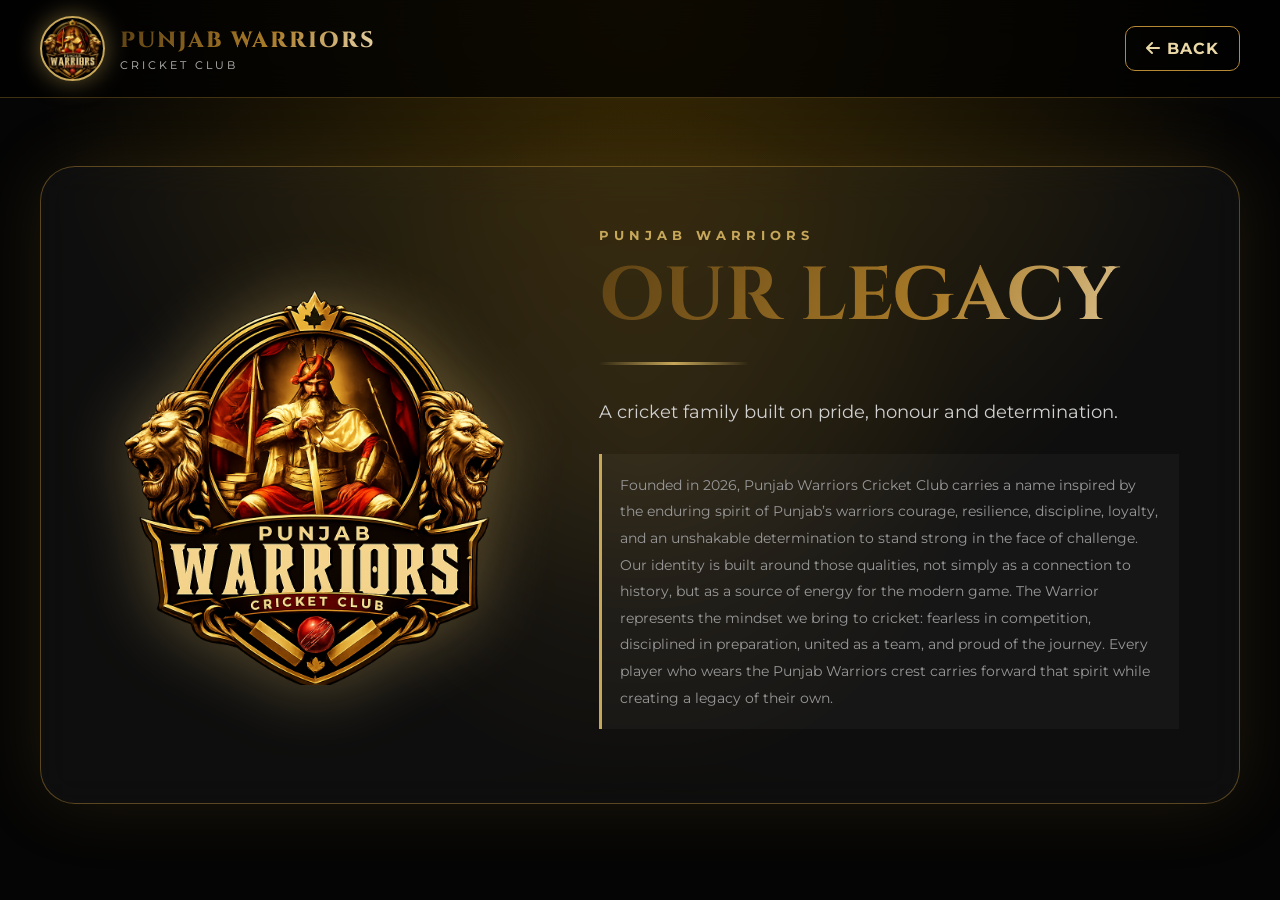
<file: legacy.html>
<!DOCTYPE html>
<html lang="en">

<head>

    <meta charset="UTF-8">

    <meta
        name="viewport"
        content="width=device-width, initial-scale=1.0"
    >

    <title>
        Our Legacy | Punjab Warriors Cricket Club
    </title>

    <!-- GOOGLE FONTS -->

    <link
        rel="preconnect"
        href="https://fonts.googleapis.com"
    >

    <link
        rel="preconnect"
        href="https://fonts.gstatic.com"
        crossorigin
    >

    <link
        href="https://fonts.googleapis.com/css2?family=Cinzel:wght@500;600;700;800;900&family=Montserrat:wght@300;400;500;600;700;800&display=swap"
        rel="stylesheet"
    >

    <!-- FONT AWESOME -->

    <link
        rel="stylesheet"
        href="https://cdnjs.cloudflare.com/ajax/libs/font-awesome/6.5.0/css/all.min.css"
    >


    <style>

        * {
            box-sizing: border-box;
        }


        html {
            scroll-behavior: smooth;
        }


        body {

            margin: 0;

            min-height: 100vh;

            background:
                radial-gradient(
                    circle at top,
                    #3a2b05,
                    #050505 55%
                );

            color: white;

            font-family:
                'Montserrat',
                sans-serif;

        }


        /* =========================
           METALLIC GOLD TEXT
        ========================= */

        .gold-text {

            background:
                linear-gradient(
                    120deg,
                    #5E4214 0%,
                    #A87A28 20%,
                    #FFF4D5 40%,
                    #EAD8A6 50%,
                    #C89B3C 65%,
                    #6B4C1A 100%
                );

            background-size: 300%;

            -webkit-background-clip: text;
            background-clip: text;

            color: transparent;

            animation:
                goldMove
                7s
                linear
                infinite;

        }


        @keyframes goldMove {

            0% {
                background-position: 0%;
            }

            100% {
                background-position: 200%;
            }

        }


        /* =========================
           BACKGROUND
        ========================= */

        .page-background {

            position: fixed;

            inset: 0;

            pointer-events: none;

            z-index: -1;

            background:
                radial-gradient(
                    circle at center,
                    rgba(182,138,53,.12),
                    transparent 45%
                );

        }


        /* =========================
           HEADER
        ========================= */

        header {

            position: fixed;

            top: 0;
            left: 0;

            width: 100%;

            z-index: 50;

            padding: 16px 24px;

            background:
                rgba(0,0,0,.75);

            backdrop-filter:
                blur(18px);

            border-bottom:
                1px solid
                rgba(182,138,53,.35);

        }


        .header-inner {

            max-width: 1200px;

            margin: auto;

            display: flex;

            align-items: center;

            justify-content: space-between;

        }


        .brand {

            display: flex;

            align-items: center;

            gap: 15px;

        }


        .brand img {

            width: 65px;
            height: 65px;

            object-fit: cover;

            border-radius: 50%;

            border:
                2px solid
                #C7A75A;

            box-shadow:
                0 0 25px
                rgba(199,167,90,.5);

        }


        .brand-name {

            font-family: 'Cinzel', serif;

            font-size: 22px;

            font-weight: 800;

            letter-spacing: 2px;

        }


        .brand-subtitle {

            color: #bdbdbd;

            font-size: 11px;

            letter-spacing: 3px;

            margin-top: 3px;

        }


        /* =========================
           BACK BUTTON
        ========================= */

        .back-button {

            text-decoration: none;

            padding:
                12px
                20px;

            border-radius: 10px;

            border:
                1px solid
                #B68A35;

            color:
                #EAD8A6;

            font-weight: 700;

            letter-spacing: 1px;

            transition:
                .3s;

        }


        .back-button:hover {

            background:
                #B68A35;

            color:
                #050505;

            transform:
                translateY(-2px);

        }


        /* =========================
           MAIN CONTENT
        ========================= */

        main {

            min-height: 100vh;

            display: flex;

            align-items: center;

            justify-content: center;

            padding:
                150px
                30px
                80px;

        }


        .content-card {

            width: 100%;

            max-width: 1200px;

            display: grid;

            grid-template-columns:
                0.85fr
                1.15fr;

            gap: 70px;

            align-items: center;

            padding: 60px;

            border-radius: 35px;

            background:
                rgba(255,255,255,.04);

            border:
                1px solid
                rgba(182,138,53,.45);

            box-shadow:
                0 0 70px
                rgba(182,138,53,.15);

            backdrop-filter:
                blur(18px);

        }


        /* =========================
           LOGO SIDE
        ========================= */

        .logo-side {

            display: flex;

            align-items: center;

            justify-content: center;

        }


        .logo-side img {

            width: 100%;

            max-width: 400px;

            filter:
                drop-shadow(
                    0 0 35px
                    rgba(199,167,90,.45)
                );

            animation:
                logoFloat
                5s
                ease-in-out
                infinite;

        }


        @keyframes logoFloat {

            0%,
            100% {

                transform:
                    translateY(0);

            }

            50% {

                transform:
                    translateY(-10px);

            }

        }


        /* =========================
           TEXT SIDE
        ========================= */

        .text-side {

            text-align: left;

        }


        .eyebrow {

            color:
                #C7A75A;

            letter-spacing:
                5px;

            font-size:
                13px;

            font-weight:
                700;

            margin-bottom:
                15px;

        }


        .text-side h1 {

            font-family:
                'Cinzel',
                serif;

            font-size:
                clamp(
                    40px,
                    6vw,
                    75px
                );

            line-height:
                1.05;

            margin:
                0 0 25px;

        }


        .gold-line {

            width:
                150px;

            height:
                3px;

            margin-bottom:
                30px;

            background:
                linear-gradient(
                    to right,
                    transparent,
                    #C7A75A,
                    transparent
                );

        }


        .description {

            color:
                #d1d1d1;

            font-size:
                18px;

            line-height:
                1.9;

        }


        .placeholder {

            margin-top:
                25px;

            padding:
                18px;

            border-left:
                3px solid
                #C7A75A;

            background:
                rgba(255,255,255,.03);

            color:
                #999;

            font-size:
                14px;

        }


        /* =========================
           MOBILE
        ========================= */

        @media (max-width: 768px) {

            header {

                padding:
                    12px
                    15px;

            }


            .brand img {

                width: 52px;
                height: 52px;

            }


            .brand-name {

                font-size: 16px;

            }


            .brand-subtitle {

                font-size: 8px;

                letter-spacing: 2px;

            }


            .back-button {

                padding:
                    9px
                    12px;

                font-size:
                    11px;

            }


            main {

                padding:
                    120px
                    18px
                    50px;

            }


            .content-card {

                grid-template-columns:
                    1fr;

                gap: 35px;

                padding:
                    35px
                    22px;

            }


            .logo-side img {

                max-width:
                    260px;

            }


            .text-side {

                text-align:
                    center;

            }


            .gold-line {

                margin-left:
                    auto;

                margin-right:
                    auto;

            }


            .description {

                font-size:
                    16px;

                line-height:
                    1.8;

            }

        }


/* Cross-device navigation/page hardening */
html {
    width: 100%;
    overflow-x: hidden;
    scroll-padding-top: 100px;
}
body {
    width: 100%;
    max-width: 100%;
    overflow-x: hidden;
    -webkit-text-size-adjust: 100%;
}
*, *::before, *::after {
    min-width: 0;
}
img, video, iframe {
    max-width: 100%;
    height: auto;
}
.content-card {
    overflow: hidden;
}
.back-button {
    white-space: nowrap;
}
@media (max-width: 768px) {
    .header-inner {
        gap: 10px;
    }
    .brand {
        min-width: 0;
        gap: 9px;
    }
    .brand img {
        flex: 0 0 auto;
    }
    .brand-name {
        white-space: nowrap;
        font-size: clamp(13px, 4vw, 17px);
    }
    .brand-subtitle {
        white-space: nowrap;
    }
    .back-button {
        flex: 0 0 auto;
    }
    .content-card {
        width: 100%;
        max-width: 100%;
    }
}
@media (prefers-reduced-motion: reduce) {
    *, *::before, *::after {
        animation-duration: .01ms !important;
        animation-iteration-count: 1 !important;
        transition-duration: .01ms !important;
    }
}

    </style>

</head>


<body>


    <div class="page-background"></div>


    <!-- =========================
         HEADER
    ========================= -->

    <header>

        <div class="header-inner">


            <div class="brand">

                <img
                    src="DETAILED LOGO.png"
                    alt="Punjab Warriors Cricket Club Logo"
                >

                <div>

                    <div
                        class="
                            brand-name
                            gold-text
                        "
                    >
                        PUNJAB WARRIORS
                    </div>

                    <div class="brand-subtitle">
                        CRICKET CLUB
                    </div>

                </div>

            </div>


             <a
                href="index.html#about" onclick="sessionStorage.setItem('pw_skip_loader', '1')"
                class="back-button"
            >
                <i class="fa-solid fa-arrow-left"></i>
                BACK
            </a>


        </div>

    </header>


    <!-- =========================
         MAIN CONTENT
    ========================= -->

    <main>

        <div class="content-card">


            <!-- LOGO -->

            <div class="logo-side">

                <img
                    src="DETAILED LOGO.png"
                    alt="Punjab Warriors Cricket Club"
                >

            </div>


            <!-- TEXT -->

            <div class="text-side">

                <div class="eyebrow">
                    PUNJAB WARRIORS
                </div>


                <h1 class="gold-text">
                    OUR LEGACY
                </h1>


                <div class="gold-line"></div>


                <div class="description">

                    <p>
                        A cricket family built on pride,
                        honour and determination.
                    </p>


                    <!--
                        REPLACE THIS PARAGRAPH LATER
                        WITH YOUR FINAL LEGACY DESCRIPTION.
                    -->

                    <p class="placeholder">

                       Founded in 2026, Punjab Warriors Cricket Club carries a name inspired by the enduring spirit of Punjab’s warriors  courage, resilience, discipline, loyalty, and an unshakable determination to stand strong in the face of challenge. Our identity is built around those qualities, not simply as a connection to history, but as a source of energy for the modern game. The Warrior represents the mindset we bring to cricket: fearless in competition, disciplined in preparation, united as a team, and proud of the journey. Every player who wears the Punjab Warriors crest carries forward that spirit while creating a legacy of their own.

                    </p>

                </div>


            </div>


        </div>

    </main>


</body>

</html>
</file>
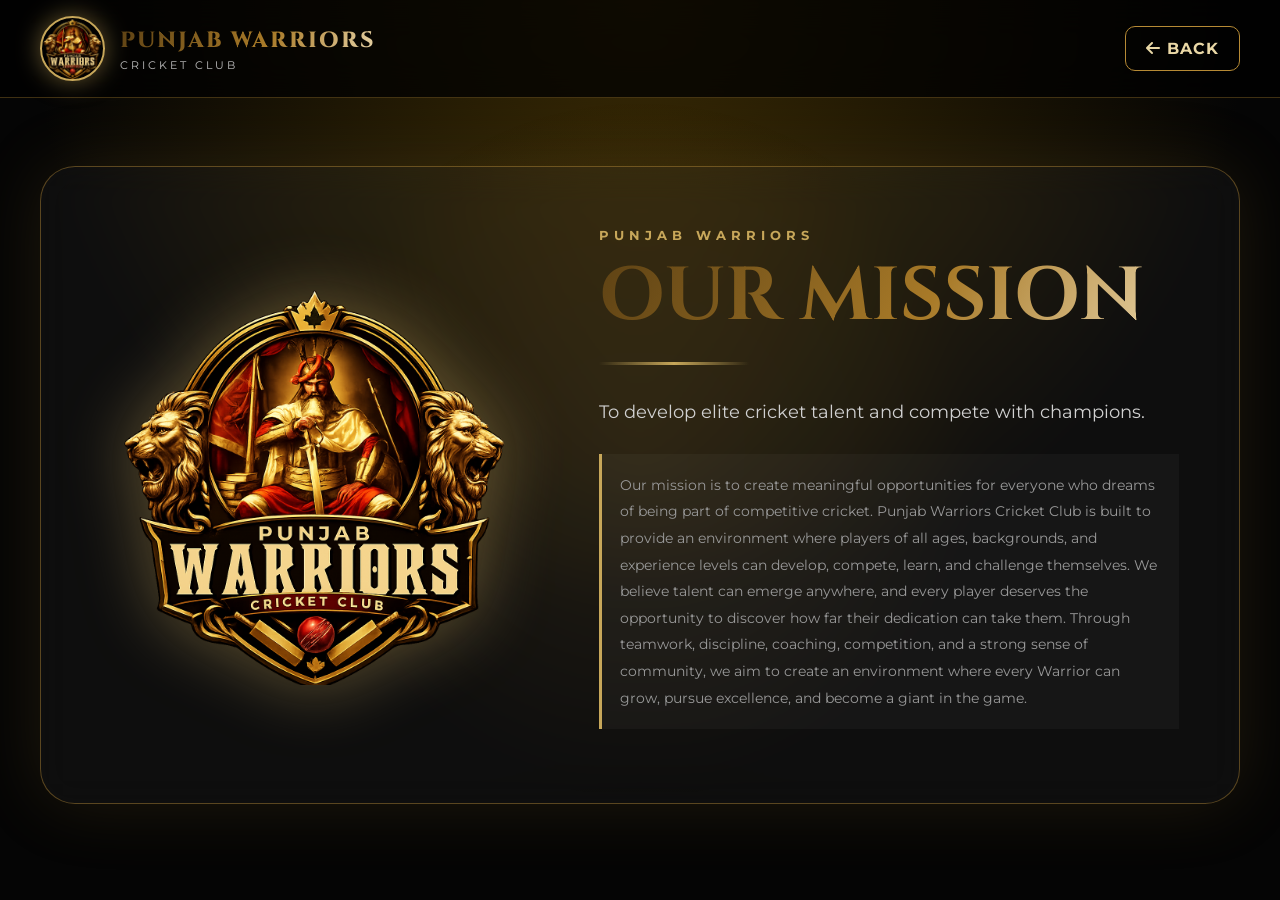
<file: mission.html>
<!DOCTYPE html>
<html lang="en">

<head>

    <meta charset="UTF-8">

    <meta
        name="viewport"
        content="width=device-width, initial-scale=1.0"
    >

    <title>
        Our Mission | Punjab Warriors Cricket Club
    </title>

    <!-- GOOGLE FONTS -->

    <link
        rel="preconnect"
        href="https://fonts.googleapis.com"
    >

    <link
        rel="preconnect"
        href="https://fonts.gstatic.com"
        crossorigin
    >

    <link
        href="https://fonts.googleapis.com/css2?family=Cinzel:wght@500;600;700;800;900&family=Montserrat:wght@300;400;500;600;700;800&display=swap"
        rel="stylesheet"
    >

    <!-- FONT AWESOME -->

    <link
        rel="stylesheet"
        href="https://cdnjs.cloudflare.com/ajax/libs/font-awesome/6.5.0/css/all.min.css"
    >


    <style>

        * {
            box-sizing: border-box;
        }


        html {
            scroll-behavior: smooth;
        }


        body {

            margin: 0;

            min-height: 100vh;

            background:
                radial-gradient(
                    circle at top,
                    #3a2b05,
                    #050505 55%
                );

            color: white;

            font-family:
                'Montserrat',
                sans-serif;

        }


        /* =========================
           METALLIC GOLD TEXT
        ========================= */

        .gold-text {

            background:
                linear-gradient(
                    120deg,
                    #5E4214 0%,
                    #A87A28 20%,
                    #FFF4D5 40%,
                    #EAD8A6 50%,
                    #C89B3C 65%,
                    #6B4C1A 100%
                );

            background-size: 300%;

            -webkit-background-clip: text;
            background-clip: text;

            color: transparent;

            animation:
                goldMove
                7s
                linear
                infinite;

        }


        @keyframes goldMove {

            0% {
                background-position: 0%;
            }

            100% {
                background-position: 200%;
            }

        }


        /* =========================
           BACKGROUND
        ========================= */

        .page-background {

            position: fixed;

            inset: 0;

            pointer-events: none;

            z-index: -1;

            background:
                radial-gradient(
                    circle at center,
                    rgba(182,138,53,.12),
                    transparent 45%
                );

        }


        /* =========================
           HEADER
        ========================= */

        header {

            position: fixed;

            top: 0;
            left: 0;

            width: 100%;

            z-index: 50;

            padding: 16px 24px;

            background:
                rgba(0,0,0,.75);

            backdrop-filter:
                blur(18px);

            border-bottom:
                1px solid
                rgba(182,138,53,.35);

        }


        .header-inner {

            max-width: 1200px;

            margin: auto;

            display: flex;

            align-items: center;

            justify-content: space-between;

        }


        .brand {

            display: flex;

            align-items: center;

            gap: 15px;

        }


        .brand img {

            width: 65px;
            height: 65px;

            object-fit: cover;

            border-radius: 50%;

            border:
                2px solid
                #C7A75A;

            box-shadow:
                0 0 25px
                rgba(199,167,90,.5);

        }


        .brand-name {

            font-family: 'Cinzel', serif;

            font-size: 22px;

            font-weight: 800;

            letter-spacing: 2px;

        }


        .brand-subtitle {

            color: #bdbdbd;

            font-size: 11px;

            letter-spacing: 3px;

            margin-top: 3px;

        }


        /* =========================
           BACK BUTTON
        ========================= */

        .back-button {

            text-decoration: none;

            padding:
                12px
                20px;

            border-radius: 10px;

            border:
                1px solid
                #B68A35;

            color:
                #EAD8A6;

            font-weight: 700;

            letter-spacing: 1px;

            transition:
                .3s;

        }


        .back-button:hover {

            background:
                #B68A35;

            color:
                #050505;

            transform:
                translateY(-2px);

        }


        /* =========================
           MAIN CONTENT
        ========================= */

        main {

            min-height: 100vh;

            display: flex;

            align-items: center;

            justify-content: center;

            padding:
                150px
                30px
                80px;

        }


        .content-card {

            width: 100%;

            max-width: 1200px;

            display: grid;

            grid-template-columns:
                0.85fr
                1.15fr;

            gap: 70px;

            align-items: center;

            padding: 60px;

            border-radius: 35px;

            background:
                rgba(255,255,255,.04);

            border:
                1px solid
                rgba(182,138,53,.45);

            box-shadow:
                0 0 70px
                rgba(182,138,53,.15);

            backdrop-filter:
                blur(18px);

        }


        /* =========================
           LOGO SIDE
        ========================= */

        .logo-side {

            display: flex;

            align-items: center;

            justify-content: center;

        }


        .logo-side img {

            width: 100%;

            max-width: 400px;

            filter:
                drop-shadow(
                    0 0 35px
                    rgba(199,167,90,.45)
                );

            animation:
                logoFloat
                5s
                ease-in-out
                infinite;

        }


        @keyframes logoFloat {

            0%,
            100% {

                transform:
                    translateY(0);

            }

            50% {

                transform:
                    translateY(-10px);

            }

        }


        /* =========================
           TEXT SIDE
        ========================= */

        .text-side {

            text-align: left;

        }


        .eyebrow {

            color:
                #C7A75A;

            letter-spacing:
                5px;

            font-size:
                13px;

            font-weight:
                700;

            margin-bottom:
                15px;

        }


        .text-side h1 {

            font-family:
                'Cinzel',
                serif;

            font-size:
                clamp(
                    40px,
                    6vw,
                    75px
                );

            line-height:
                1.05;

            margin:
                0 0 25px;

        }


        .gold-line {

            width:
                150px;

            height:
                3px;

            margin-bottom:
                30px;

            background:
                linear-gradient(
                    to right,
                    transparent,
                    #C7A75A,
                    transparent
                );

        }


        .description {

            color:
                #d1d1d1;

            font-size:
                18px;

            line-height:
                1.9;

        }


        .placeholder {

            margin-top:
                25px;

            padding:
                18px;

            border-left:
                3px solid
                #C7A75A;

            background:
                rgba(255,255,255,.03);

            color:
                #999;

            font-size:
                14px;

        }


        /* =========================
           MOBILE
        ========================= */

        @media (max-width: 768px) {

            header {

                padding:
                    12px
                    15px;

            }


            .brand img {

                width: 52px;
                height: 52px;

            }


            .brand-name {

                font-size: 16px;

            }


            .brand-subtitle {

                font-size: 8px;

                letter-spacing: 2px;

            }


            .back-button {

                padding:
                    9px
                    12px;

                font-size:
                    11px;

            }


            main {

                padding:
                    120px
                    18px
                    50px;

            }


            .content-card {

                grid-template-columns:
                    1fr;

                gap: 35px;

                padding:
                    35px
                    22px;

            }


            .logo-side img {

                max-width:
                    260px;

            }


            .text-side {

                text-align:
                    center;

            }


            .gold-line {

                margin-left:
                    auto;

                margin-right:
                    auto;

            }


            .description {

                font-size:
                    16px;

                line-height:
                    1.8;

            }

        }


/* Cross-device navigation/page hardening */
html {
    width: 100%;
    overflow-x: hidden;
    scroll-padding-top: 100px;
}
body {
    width: 100%;
    max-width: 100%;
    overflow-x: hidden;
    -webkit-text-size-adjust: 100%;
}
*, *::before, *::after {
    min-width: 0;
}
img, video, iframe {
    max-width: 100%;
    height: auto;
}
.content-card {
    overflow: hidden;
}
.back-button {
    white-space: nowrap;
}
@media (max-width: 768px) {
    .header-inner {
        gap: 10px;
    }
    .brand {
        min-width: 0;
        gap: 9px;
    }
    .brand img {
        flex: 0 0 auto;
    }
    .brand-name {
        white-space: nowrap;
        font-size: clamp(13px, 4vw, 17px);
    }
    .brand-subtitle {
        white-space: nowrap;
    }
    .back-button {
        flex: 0 0 auto;
    }
    .content-card {
        width: 100%;
        max-width: 100%;
    }
}
@media (prefers-reduced-motion: reduce) {
    *, *::before, *::after {
        animation-duration: .01ms !important;
        animation-iteration-count: 1 !important;
        transition-duration: .01ms !important;
    }
}

    </style>

</head>


<body>


    <div class="page-background"></div>


    <!-- =========================
         HEADER
    ========================= -->

    <header>

        <div class="header-inner">


            <div class="brand">

                <img
                    src="DETAILED LOGO.png"
                    alt="Punjab Warriors Cricket Club Logo"
                >

                <div>

                    <div
                        class="
                            brand-name
                            gold-text
                        "
                    >
                        PUNJAB WARRIORS
                    </div>

                    <div class="brand-subtitle">
                        CRICKET CLUB
                    </div>

                </div>

            </div>


            <a
                href="index.html#about" onclick="sessionStorage.setItem('pw_skip_loader', '1')"
                class="back-button"
            >
                <i class="fa-solid fa-arrow-left"></i>
                BACK
            </a>


        </div>

    </header>


    <!-- =========================
         MAIN CONTENT
    ========================= -->

    <main>

        <div class="content-card">


            <!-- LOGO -->

            <div class="logo-side">

                <img
                    src="DETAILED LOGO.png"
                    alt="Punjab Warriors Cricket Club"
                >

            </div>


            <!-- TEXT -->

            <div class="text-side">

                <div class="eyebrow">
                    PUNJAB WARRIORS
                </div>


                <h1 class="gold-text">
                    OUR MISSION
                </h1>


                <div class="gold-line"></div>


                <div class="description">

                    <p>
                         To develop elite cricket talent and compete with champions.
                    </p>


                    <!--
                        REPLACE THIS PARAGRAPH LATER
                        WITH YOUR FINAL LEGACY DESCRIPTION.
                    -->

                  <p class="placeholder">

    Our mission is to create meaningful opportunities for everyone who dreams of being part of competitive cricket. Punjab Warriors Cricket Club is built to provide an environment where players of all ages, backgrounds, and experience levels can develop, compete, learn, and challenge themselves. We believe talent can emerge anywhere, and every player deserves the opportunity to discover how far their dedication can take them. Through teamwork, discipline, coaching, competition, and a strong sense of community, we aim to create an environment where every Warrior can grow, pursue excellence, and become a giant in the game.

</p>
                </div>


            </div>


        </div>

    </main>


</body>

</html>
</file>
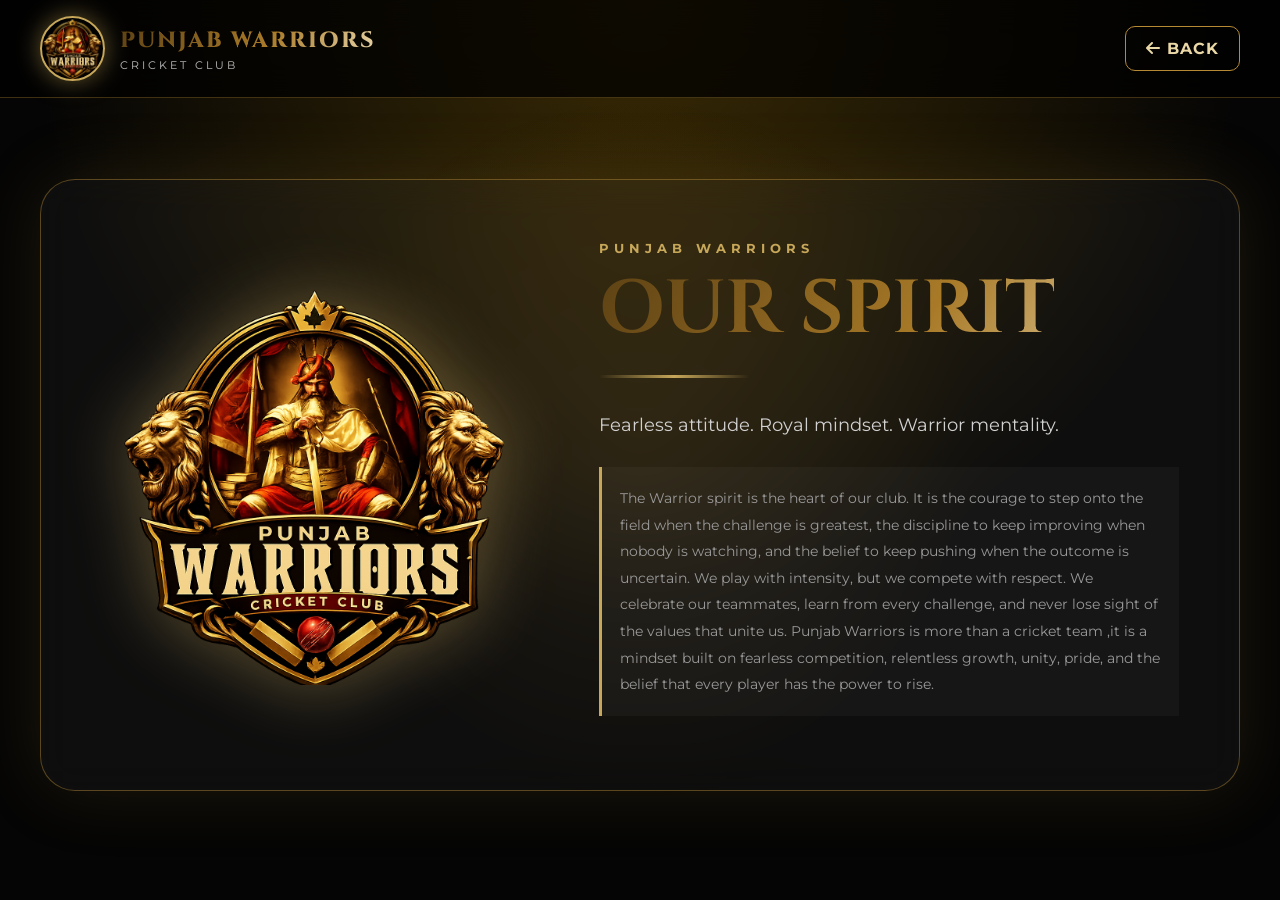
<file: spirit.html>
<!DOCTYPE html>
<html lang="en">

<head>

    <meta charset="UTF-8">

    <meta
        name="viewport"
        content="width=device-width, initial-scale=1.0"
    >

    <title>
        Our Spirit | Punjab Warriors Cricket Club
    </title>

    <!-- GOOGLE FONTS -->

    <link
        rel="preconnect"
        href="https://fonts.googleapis.com"
    >

    <link
        rel="preconnect"
        href="https://fonts.gstatic.com"
        crossorigin
    >

    <link
        href="https://fonts.googleapis.com/css2?family=Cinzel:wght@500;600;700;800;900&family=Montserrat:wght@300;400;500;600;700;800&display=swap"
        rel="stylesheet"
    >

    <!-- FONT AWESOME -->

    <link
        rel="stylesheet"
        href="https://cdnjs.cloudflare.com/ajax/libs/font-awesome/6.5.0/css/all.min.css"
    >


    <style>

        * {
            box-sizing: border-box;
        }


        html {
            scroll-behavior: smooth;
        }


        body {

            margin: 0;

            min-height: 100vh;

            background:
                radial-gradient(
                    circle at top,
                    #3a2b05,
                    #050505 55%
                );

            color: white;

            font-family:
                'Montserrat',
                sans-serif;

        }


        /* =========================
           METALLIC GOLD TEXT
        ========================= */

        .gold-text {

            background:
                linear-gradient(
                    120deg,
                    #5E4214 0%,
                    #A87A28 20%,
                    #FFF4D5 40%,
                    #EAD8A6 50%,
                    #C89B3C 65%,
                    #6B4C1A 100%
                );

            background-size: 300%;

            -webkit-background-clip: text;
            background-clip: text;

            color: transparent;

            animation:
                goldMove
                7s
                linear
                infinite;

        }


        @keyframes goldMove {

            0% {
                background-position: 0%;
            }

            100% {
                background-position: 200%;
            }

        }


        /* =========================
           BACKGROUND
        ========================= */

        .page-background {

            position: fixed;

            inset: 0;

            pointer-events: none;

            z-index: -1;

            background:
                radial-gradient(
                    circle at center,
                    rgba(182,138,53,.12),
                    transparent 45%
                );

        }


        /* =========================
           HEADER
        ========================= */

        header {

            position: fixed;

            top: 0;
            left: 0;

            width: 100%;

            z-index: 50;

            padding: 16px 24px;

            background:
                rgba(0,0,0,.75);

            backdrop-filter:
                blur(18px);

            border-bottom:
                1px solid
                rgba(182,138,53,.35);

        }


        .header-inner {

            max-width: 1200px;

            margin: auto;

            display: flex;

            align-items: center;

            justify-content: space-between;

        }


        .brand {

            display: flex;

            align-items: center;

            gap: 15px;

        }


        .brand img {

            width: 65px;
            height: 65px;

            object-fit: cover;

            border-radius: 50%;

            border:
                2px solid
                #C7A75A;

            box-shadow:
                0 0 25px
                rgba(199,167,90,.5);

        }


        .brand-name {

            font-family: 'Cinzel', serif;

            font-size: 22px;

            font-weight: 800;

            letter-spacing: 2px;

        }


        .brand-subtitle {

            color: #bdbdbd;

            font-size: 11px;

            letter-spacing: 3px;

            margin-top: 3px;

        }


        /* =========================
           BACK BUTTON
        ========================= */

        .back-button {

            text-decoration: none;

            padding:
                12px
                20px;

            border-radius: 10px;

            border:
                1px solid
                #B68A35;

            color:
                #EAD8A6;

            font-weight: 700;

            letter-spacing: 1px;

            transition:
                .3s;

        }


        .back-button:hover {

            background:
                #B68A35;

            color:
                #050505;

            transform:
                translateY(-2px);

        }


        /* =========================
           MAIN CONTENT
        ========================= */

        main {

            min-height: 100vh;

            display: flex;

            align-items: center;

            justify-content: center;

            padding:
                150px
                30px
                80px;

        }


        .content-card {

            width: 100%;

            max-width: 1200px;

            display: grid;

            grid-template-columns:
                0.85fr
                1.15fr;

            gap: 70px;

            align-items: center;

            padding: 60px;

            border-radius: 35px;

            background:
                rgba(255,255,255,.04);

            border:
                1px solid
                rgba(182,138,53,.45);

            box-shadow:
                0 0 70px
                rgba(182,138,53,.15);

            backdrop-filter:
                blur(18px);

        }


        /* =========================
           LOGO SIDE
        ========================= */

        .logo-side {

            display: flex;

            align-items: center;

            justify-content: center;

        }


        .logo-side img {

            width: 100%;

            max-width: 400px;

            filter:
                drop-shadow(
                    0 0 35px
                    rgba(199,167,90,.45)
                );

            animation:
                logoFloat
                5s
                ease-in-out
                infinite;

        }


        @keyframes logoFloat {

            0%,
            100% {

                transform:
                    translateY(0);

            }

            50% {

                transform:
                    translateY(-10px);

            }

        }


        /* =========================
           TEXT SIDE
        ========================= */

        .text-side {

            text-align: left;

        }


        .eyebrow {

            color:
                #C7A75A;

            letter-spacing:
                5px;

            font-size:
                13px;

            font-weight:
                700;

            margin-bottom:
                15px;

        }


        .text-side h1 {

            font-family:
                'Cinzel',
                serif;

            font-size:
                clamp(
                    40px,
                    6vw,
                    75px
                );

            line-height:
                1.05;

            margin:
                0 0 25px;

        }


        .gold-line {

            width:
                150px;

            height:
                3px;

            margin-bottom:
                30px;

            background:
                linear-gradient(
                    to right,
                    transparent,
                    #C7A75A,
                    transparent
                );

        }


        .description {

            color:
                #d1d1d1;

            font-size:
                18px;

            line-height:
                1.9;

        }


        .placeholder {

            margin-top:
                25px;

            padding:
                18px;

            border-left:
                3px solid
                #C7A75A;

            background:
                rgba(255,255,255,.03);

            color:
                #999;

            font-size:
                14px;

        }


        /* =========================
           MOBILE
        ========================= */

        @media (max-width: 768px) {

            header {

                padding:
                    12px
                    15px;

            }


            .brand img {

                width: 52px;
                height: 52px;

            }


            .brand-name {

                font-size: 16px;

            }


            .brand-subtitle {

                font-size: 8px;

                letter-spacing: 2px;

            }


            .back-button {

                padding:
                    9px
                    12px;

                font-size:
                    11px;

            }


            main {

                padding:
                    120px
                    18px
                    50px;

            }


            .content-card {

                grid-template-columns:
                    1fr;

                gap: 35px;

                padding:
                    35px
                    22px;

            }


            .logo-side img {

                max-width:
                    260px;

            }


            .text-side {

                text-align:
                    center;

            }


            .gold-line {

                margin-left:
                    auto;

                margin-right:
                    auto;

            }


            .description {

                font-size:
                    16px;

                line-height:
                    1.8;

            }

        }


/* Cross-device navigation/page hardening */
html {
    width: 100%;
    overflow-x: hidden;
    scroll-padding-top: 100px;
}
body {
    width: 100%;
    max-width: 100%;
    overflow-x: hidden;
    -webkit-text-size-adjust: 100%;
}
*, *::before, *::after {
    min-width: 0;
}
img, video, iframe {
    max-width: 100%;
    height: auto;
}
.content-card {
    overflow: hidden;
}
.back-button {
    white-space: nowrap;
}
@media (max-width: 768px) {
    .header-inner {
        gap: 10px;
    }
    .brand {
        min-width: 0;
        gap: 9px;
    }
    .brand img {
        flex: 0 0 auto;
    }
    .brand-name {
        white-space: nowrap;
        font-size: clamp(13px, 4vw, 17px);
    }
    .brand-subtitle {
        white-space: nowrap;
    }
    .back-button {
        flex: 0 0 auto;
    }
    .content-card {
        width: 100%;
        max-width: 100%;
    }
}
@media (prefers-reduced-motion: reduce) {
    *, *::before, *::after {
        animation-duration: .01ms !important;
        animation-iteration-count: 1 !important;
        transition-duration: .01ms !important;
    }
}

    </style>

</head>


<body>


    <div class="page-background"></div>


    <!-- =========================
         HEADER
    ========================= -->

    <header>

        <div class="header-inner">


            <div class="brand">

                <img
                    src="DETAILED LOGO.png"
                    alt="Punjab Warriors Cricket Club Logo"
                >

                <div>

                    <div
                        class="
                            brand-name
                            gold-text
                        "
                    >
                        PUNJAB WARRIORS
                    </div>

                    <div class="brand-subtitle">
                        CRICKET CLUB
                    </div>

                </div>

            </div>


          <a
                href="index.html#about" onclick="sessionStorage.setItem('pw_skip_loader', '1')"
                class="back-button"
            >
                <i class="fa-solid fa-arrow-left"></i>
                BACK
            </a>

        </div>

    </header>


    <!-- =========================
         MAIN CONTENT
    ========================= -->

    <main>

        <div class="content-card">


            <!-- LOGO -->

            <div class="logo-side">

                <img
                    src="DETAILED LOGO.png"
                    alt="Punjab Warriors Cricket Club"
                >

            </div>


            <!-- TEXT -->

            <div class="text-side">

                <div class="eyebrow">
                    PUNJAB WARRIORS
                </div>


                <h1 class="gold-text">
                    OUR SPIRIT
                </h1>


                <div class="gold-line"></div>


                <div class="description">

                    <p>
    Fearless attitude.
    Royal mindset.
    Warrior mentality.
</p>


                    <!--
                        REPLACE THIS PARAGRAPH LATER
                        WITH YOUR FINAL LEGACY DESCRIPTION.
                    -->

                    <p class="placeholder">

   The Warrior spirit is the heart of our club. It is the courage to step onto the field when the challenge is greatest, the discipline to keep improving when nobody is watching, and the belief to keep pushing when the outcome is uncertain. We play with intensity, but we compete with respect. We celebrate our teammates, learn from every challenge, and never lose sight of the values that unite us. Punjab Warriors is more than a cricket team ,it is a mindset built on fearless competition, relentless growth, unity, pride, and the belief that every player has the power to rise.
</p>

                </div>


            </div>


        </div>

    </main>


</body>

</html>
</file>
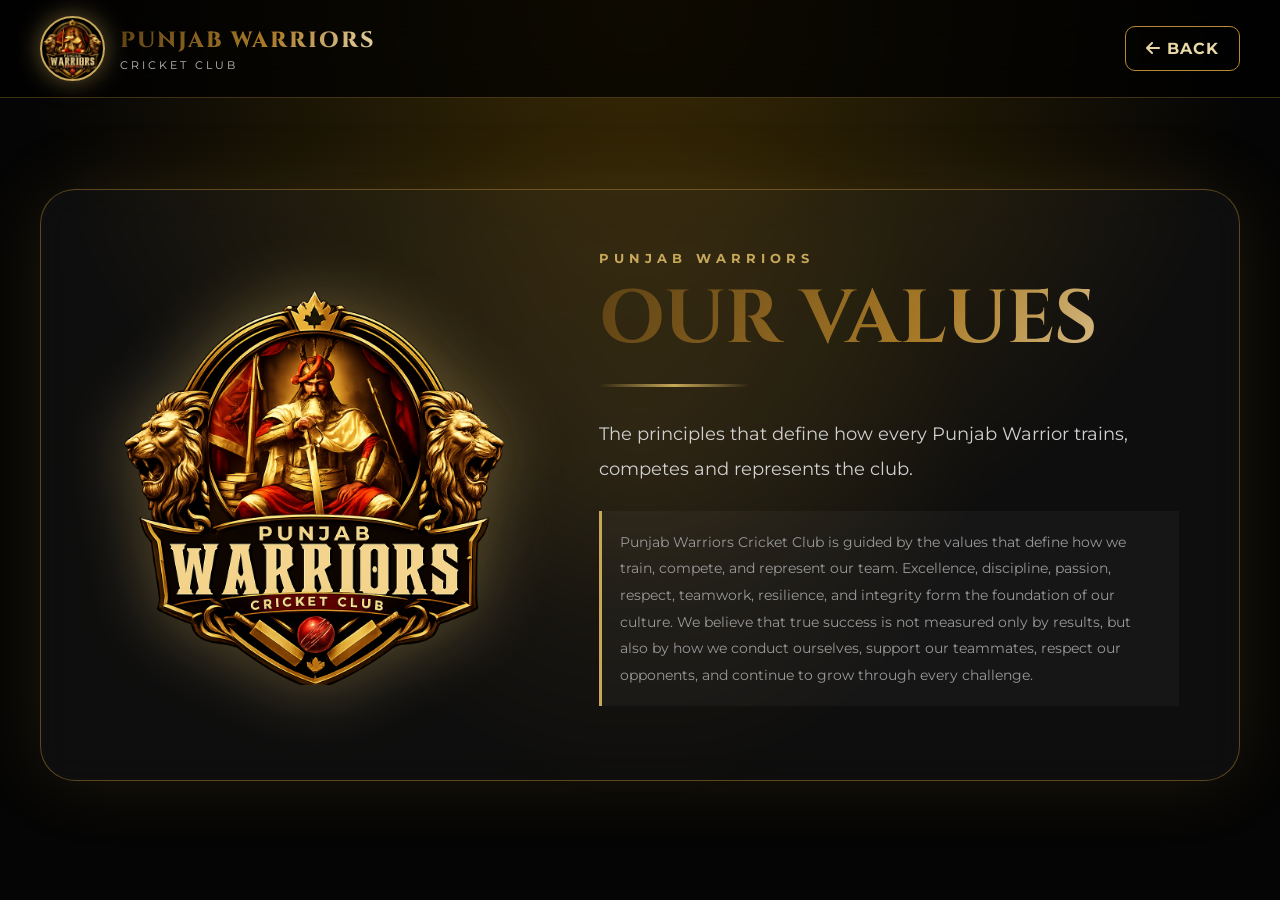
<file: values.html>
<!DOCTYPE html>
<html lang="en">

<head>

    <meta charset="UTF-8">

    <meta
        name="viewport"
        content="width=device-width, initial-scale=1.0"
    >

    <title>
        Our Values | Punjab Warriors Cricket Club
    </title>

    <!-- GOOGLE FONTS -->

    <link
        rel="preconnect"
        href="https://fonts.googleapis.com"
    >

    <link
        rel="preconnect"
        href="https://fonts.gstatic.com"
        crossorigin
    >

    <link
        href="https://fonts.googleapis.com/css2?family=Cinzel:wght@500;600;700;800;900&family=Montserrat:wght@300;400;500;600;700;800&display=swap"
        rel="stylesheet"
    >

    <!-- FONT AWESOME -->

    <link
        rel="stylesheet"
        href="https://cdnjs.cloudflare.com/ajax/libs/font-awesome/6.5.0/css/all.min.css"
    >


    <style>

        * {
            box-sizing: border-box;
        }


        html {
            scroll-behavior: smooth;
        }


        body {

            margin: 0;

            min-height: 100vh;

            background:
                radial-gradient(
                    circle at top,
                    #3a2b05,
                    #050505 55%
                );

            color: white;

            font-family:
                'Montserrat',
                sans-serif;

        }


        /* =========================
           METALLIC GOLD TEXT
        ========================= */

        .gold-text {

            background:
                linear-gradient(
                    120deg,
                    #5E4214 0%,
                    #A87A28 20%,
                    #FFF4D5 40%,
                    #EAD8A6 50%,
                    #C89B3C 65%,
                    #6B4C1A 100%
                );

            background-size: 300%;

            -webkit-background-clip: text;
            background-clip: text;

            color: transparent;

            animation:
                goldMove
                7s
                linear
                infinite;

        }


        @keyframes goldMove {

            0% {
                background-position: 0%;
            }

            100% {
                background-position: 200%;
            }

        }


        /* =========================
           BACKGROUND
        ========================= */

        .page-background {

            position: fixed;

            inset: 0;

            pointer-events: none;

            z-index: -1;

            background:
                radial-gradient(
                    circle at center,
                    rgba(182,138,53,.12),
                    transparent 45%
                );

        }


        /* =========================
           HEADER
        ========================= */

        header {

            position: fixed;

            top: 0;
            left: 0;

            width: 100%;

            z-index: 50;

            padding: 16px 24px;

            background:
                rgba(0,0,0,.75);

            backdrop-filter:
                blur(18px);

            border-bottom:
                1px solid
                rgba(182,138,53,.35);

        }


        .header-inner {

            max-width: 1200px;

            margin: auto;

            display: flex;

            align-items: center;

            justify-content: space-between;

        }


        .brand {

            display: flex;

            align-items: center;

            gap: 15px;

        }


        .brand img {

            width: 65px;
            height: 65px;

            object-fit: cover;

            border-radius: 50%;

            border:
                2px solid
                #C7A75A;

            box-shadow:
                0 0 25px
                rgba(199,167,90,.5);

        }


        .brand-name {

            font-family: 'Cinzel', serif;

            font-size: 22px;

            font-weight: 800;

            letter-spacing: 2px;

        }


        .brand-subtitle {

            color: #bdbdbd;

            font-size: 11px;

            letter-spacing: 3px;

            margin-top: 3px;

        }


        /* =========================
           BACK BUTTON
        ========================= */

        .back-button {

            text-decoration: none;

            padding:
                12px
                20px;

            border-radius: 10px;

            border:
                1px solid
                #B68A35;

            color:
                #EAD8A6;

            font-weight: 700;

            letter-spacing: 1px;

            transition:
                .3s;

        }


        .back-button:hover {

            background:
                #B68A35;

            color:
                #050505;

            transform:
                translateY(-2px);

        }


        /* =========================
           MAIN CONTENT
        ========================= */

        main {

            min-height: 100vh;

            display: flex;

            align-items: center;

            justify-content: center;

            padding:
                150px
                30px
                80px;

        }


        .content-card {

            width: 100%;

            max-width: 1200px;

            display: grid;

            grid-template-columns:
                0.85fr
                1.15fr;

            gap: 70px;

            align-items: center;

            padding: 60px;

            border-radius: 35px;

            background:
                rgba(255,255,255,.04);

            border:
                1px solid
                rgba(182,138,53,.45);

            box-shadow:
                0 0 70px
                rgba(182,138,53,.15);

            backdrop-filter:
                blur(18px);

        }


        /* =========================
           LOGO SIDE
        ========================= */

        .logo-side {

            display: flex;

            align-items: center;

            justify-content: center;

        }


        .logo-side img {

            width: 100%;

            max-width: 400px;

            filter:
                drop-shadow(
                    0 0 35px
                    rgba(199,167,90,.45)
                );

            animation:
                logoFloat
                5s
                ease-in-out
                infinite;

        }


        @keyframes logoFloat {

            0%,
            100% {

                transform:
                    translateY(0);

            }

            50% {

                transform:
                    translateY(-10px);

            }

        }


        /* =========================
           TEXT SIDE
        ========================= */

        .text-side {

            text-align: left;

        }


        .eyebrow {

            color:
                #C7A75A;

            letter-spacing:
                5px;

            font-size:
                13px;

            font-weight:
                700;

            margin-bottom:
                15px;

        }


        .text-side h1 {

            font-family:
                'Cinzel',
                serif;

            font-size:
                clamp(
                    40px,
                    6vw,
                    75px
                );

            line-height:
                1.05;

            margin:
                0 0 25px;

        }


        .gold-line {

            width:
                150px;

            height:
                3px;

            margin-bottom:
                30px;

            background:
                linear-gradient(
                    to right,
                    transparent,
                    #C7A75A,
                    transparent
                );

        }


        .description {

            color:
                #d1d1d1;

            font-size:
                18px;

            line-height:
                1.9;

        }


        .placeholder {

            margin-top:
                25px;

            padding:
                18px;

            border-left:
                3px solid
                #C7A75A;

            background:
                rgba(255,255,255,.03);

            color:
                #999;

            font-size:
                14px;

        }


        /* =========================
           MOBILE
        ========================= */

        @media (max-width: 768px) {

            header {

                padding:
                    12px
                    15px;

            }


            .brand img {

                width: 52px;
                height: 52px;

            }


            .brand-name {

                font-size: 16px;

            }


            .brand-subtitle {

                font-size: 8px;

                letter-spacing: 2px;

            }


            .back-button {

                padding:
                    9px
                    12px;

                font-size:
                    11px;

            }


            main {

                padding:
                    120px
                    18px
                    50px;

            }


            .content-card {

                grid-template-columns:
                    1fr;

                gap: 35px;

                padding:
                    35px
                    22px;

            }


            .logo-side img {

                max-width:
                    260px;

            }


            .text-side {

                text-align:
                    center;

            }


            .gold-line {

                margin-left:
                    auto;

                margin-right:
                    auto;

            }


            .description {

                font-size:
                    16px;

                line-height:
                    1.8;

            }

        }


/* Cross-device navigation/page hardening */
html {
    width: 100%;
    overflow-x: hidden;
    scroll-padding-top: 100px;
}
body {
    width: 100%;
    max-width: 100%;
    overflow-x: hidden;
    -webkit-text-size-adjust: 100%;
}
*, *::before, *::after {
    min-width: 0;
}
img, video, iframe {
    max-width: 100%;
    height: auto;
}
.content-card {
    overflow: hidden;
}
.back-button {
    white-space: nowrap;
}
@media (max-width: 768px) {
    .header-inner {
        gap: 10px;
    }
    .brand {
        min-width: 0;
        gap: 9px;
    }
    .brand img {
        flex: 0 0 auto;
    }
    .brand-name {
        white-space: nowrap;
        font-size: clamp(13px, 4vw, 17px);
    }
    .brand-subtitle {
        white-space: nowrap;
    }
    .back-button {
        flex: 0 0 auto;
    }
    .content-card {
        width: 100%;
        max-width: 100%;
    }
}
@media (prefers-reduced-motion: reduce) {
    *, *::before, *::after {
        animation-duration: .01ms !important;
        animation-iteration-count: 1 !important;
        transition-duration: .01ms !important;
    }
}

    </style>

</head>


<body>


    <div class="page-background"></div>


    <!-- =========================
         HEADER
    ========================= -->

    <header>

        <div class="header-inner">


            <div class="brand">

                <img
                    src="DETAILED LOGO.png"
                    alt="Punjab Warriors Cricket Club Logo"
                >

                <div>

                    <div
                        class="
                            brand-name
                            gold-text
                        "
                    >
                        PUNJAB WARRIORS
                    </div>

                    <div class="brand-subtitle">
                        CRICKET CLUB
                    </div>

                </div>

            </div>

 <a
                href="index.html#about" onclick="sessionStorage.setItem('pw_skip_loader', '1')"
                class="back-button"
            >
                <i class="fa-solid fa-arrow-left"></i>
                BACK
            </a>


        </div>

    </header>


    <!-- =========================
         MAIN CONTENT
    ========================= -->

    <main>

        <div class="content-card">


            <!-- LOGO -->

            <div class="logo-side">

                <img
                    src="DETAILED LOGO.png"
                    alt="Punjab Warriors Cricket Club"
                >

            </div>


            <!-- TEXT -->

            <div class="text-side">

                <div class="eyebrow">
                    PUNJAB WARRIORS
                </div>


                <h1 class="gold-text">
                    OUR VALUES
                </h1>


                <div class="gold-line"></div>


                <div class="description">

                  
                       <p>
    The principles that define how
    every Punjab Warrior trains,
    competes and represents the club.
</p>

                    <!--
                        REPLACE THIS PARAGRAPH LATER
                        WITH YOUR FINAL LEGACY DESCRIPTION.
                    -->

                    <p class="placeholder">
                        Punjab Warriors Cricket Club is guided by the values that define how we train, compete, and represent our team. Excellence, discipline, passion, respect, teamwork, resilience, and integrity form the foundation of our culture. We believe that true success is not measured only by results, but also by how we conduct ourselves, support our teammates, respect our opponents, and continue to grow through every challenge.

                    </p>

                </div>


            </div>


        </div>

    </main>


</body>

</html>
</file>
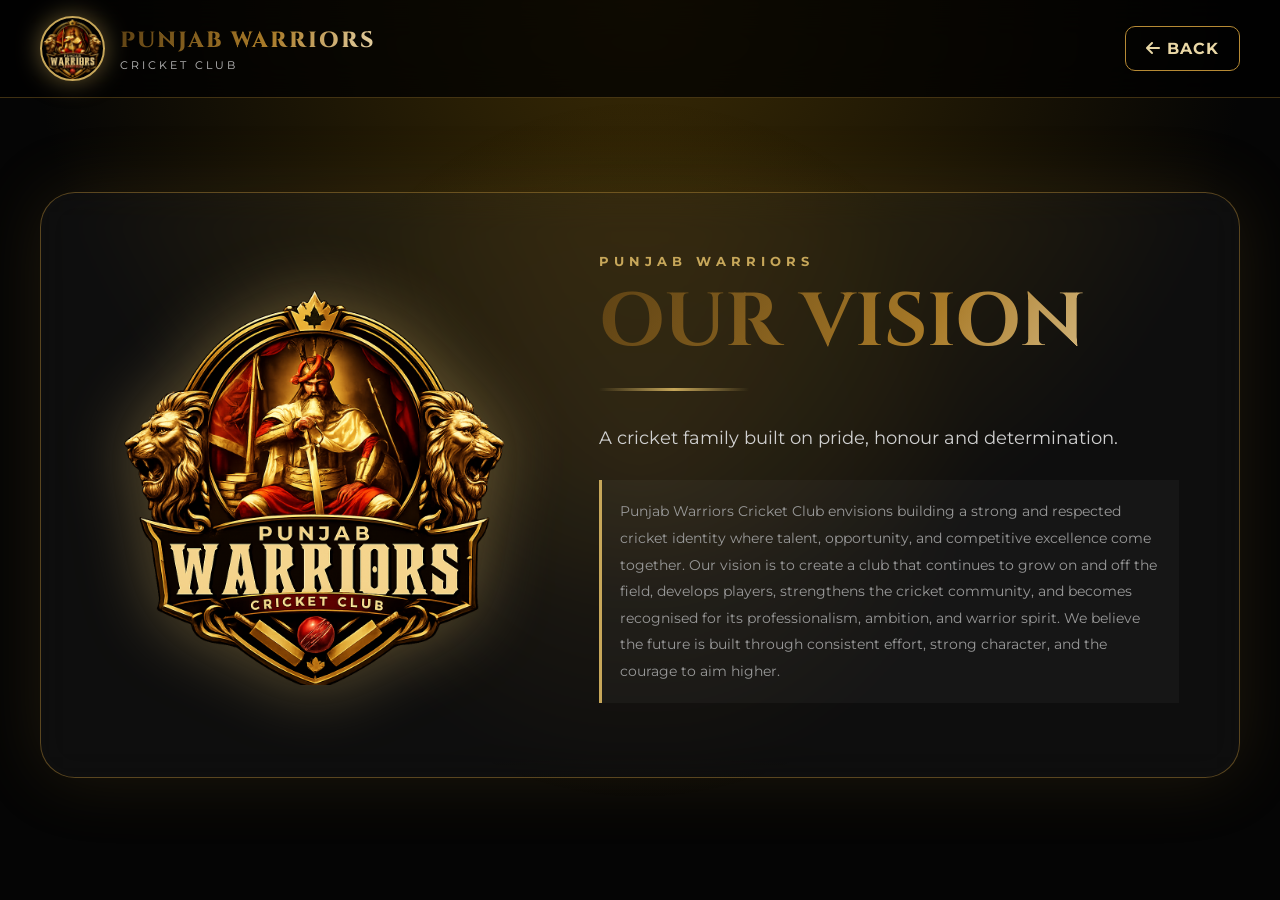
<file: vision.html>
<!DOCTYPE html>
<html lang="en">

<head>

    <meta charset="UTF-8">

    <meta
        name="viewport"
        content="width=device-width, initial-scale=1.0"
    >

    <title>
        Our Vision | Punjab Warriors Cricket Club
    </title>

    <!-- GOOGLE FONTS -->

    <link
        rel="preconnect"
        href="https://fonts.googleapis.com"
    >

    <link
        rel="preconnect"
        href="https://fonts.gstatic.com"
        crossorigin
    >

    <link
        href="https://fonts.googleapis.com/css2?family=Cinzel:wght@500;600;700;800;900&family=Montserrat:wght@300;400;500;600;700;800&display=swap"
        rel="stylesheet"
    >

    <!-- FONT AWESOME -->

    <link
        rel="stylesheet"
        href="https://cdnjs.cloudflare.com/ajax/libs/font-awesome/6.5.0/css/all.min.css"
    >


    <style>

        * {
            box-sizing: border-box;
        }


        html {
            scroll-behavior: smooth;
        }


        body {

            margin: 0;

            min-height: 100vh;

            background:
                radial-gradient(
                    circle at top,
                    #3a2b05,
                    #050505 55%
                );

            color: white;

            font-family:
                'Montserrat',
                sans-serif;

        }


        /* =========================
           METALLIC GOLD TEXT
        ========================= */

        .gold-text {

            background:
                linear-gradient(
                    120deg,
                    #5E4214 0%,
                    #A87A28 20%,
                    #FFF4D5 40%,
                    #EAD8A6 50%,
                    #C89B3C 65%,
                    #6B4C1A 100%
                );

            background-size: 300%;

            -webkit-background-clip: text;
            background-clip: text;

            color: transparent;

            animation:
                goldMove
                7s
                linear
                infinite;

        }


        @keyframes goldMove {

            0% {
                background-position: 0%;
            }

            100% {
                background-position: 200%;
            }

        }


        /* =========================
           BACKGROUND
        ========================= */

        .page-background {

            position: fixed;

            inset: 0;

            pointer-events: none;

            z-index: -1;

            background:
                radial-gradient(
                    circle at center,
                    rgba(182,138,53,.12),
                    transparent 45%
                );

        }


        /* =========================
           HEADER
        ========================= */

        header {

            position: fixed;

            top: 0;
            left: 0;

            width: 100%;

            z-index: 50;

            padding: 16px 24px;

            background:
                rgba(0,0,0,.75);

            backdrop-filter:
                blur(18px);

            border-bottom:
                1px solid
                rgba(182,138,53,.35);

        }


        .header-inner {

            max-width: 1200px;

            margin: auto;

            display: flex;

            align-items: center;

            justify-content: space-between;

        }


        .brand {

            display: flex;

            align-items: center;

            gap: 15px;

        }


        .brand img {

            width: 65px;
            height: 65px;

            object-fit: cover;

            border-radius: 50%;

            border:
                2px solid
                #C7A75A;

            box-shadow:
                0 0 25px
                rgba(199,167,90,.5);

        }


        .brand-name {

            font-family: 'Cinzel', serif;

            font-size: 22px;

            font-weight: 800;

            letter-spacing: 2px;

        }


        .brand-subtitle {

            color: #bdbdbd;

            font-size: 11px;

            letter-spacing: 3px;

            margin-top: 3px;

        }


        /* =========================
           BACK BUTTON
        ========================= */

        .back-button {

            text-decoration: none;

            padding:
                12px
                20px;

            border-radius: 10px;

            border:
                1px solid
                #B68A35;

            color:
                #EAD8A6;

            font-weight: 700;

            letter-spacing: 1px;

            transition:
                .3s;

        }


        .back-button:hover {

            background:
                #B68A35;

            color:
                #050505;

            transform:
                translateY(-2px);

        }


        /* =========================
           MAIN CONTENT
        ========================= */

        main {

            min-height: 100vh;

            display: flex;

            align-items: center;

            justify-content: center;

            padding:
                150px
                30px
                80px;

        }


        .content-card {

            width: 100%;

            max-width: 1200px;

            display: grid;

            grid-template-columns:
                0.85fr
                1.15fr;

            gap: 70px;

            align-items: center;

            padding: 60px;

            border-radius: 35px;

            background:
                rgba(255,255,255,.04);

            border:
                1px solid
                rgba(182,138,53,.45);

            box-shadow:
                0 0 70px
                rgba(182,138,53,.15);

            backdrop-filter:
                blur(18px);

        }


        /* =========================
           LOGO SIDE
        ========================= */

        .logo-side {

            display: flex;

            align-items: center;

            justify-content: center;

        }


        .logo-side img {

            width: 100%;

            max-width: 400px;

            filter:
                drop-shadow(
                    0 0 35px
                    rgba(199,167,90,.45)
                );

            animation:
                logoFloat
                5s
                ease-in-out
                infinite;

        }


        @keyframes logoFloat {

            0%,
            100% {

                transform:
                    translateY(0);

            }

            50% {

                transform:
                    translateY(-10px);

            }

        }


        /* =========================
           TEXT SIDE
        ========================= */

        .text-side {

            text-align: left;

        }


        .eyebrow {

            color:
                #C7A75A;

            letter-spacing:
                5px;

            font-size:
                13px;

            font-weight:
                700;

            margin-bottom:
                15px;

        }


        .text-side h1 {

            font-family:
                'Cinzel',
                serif;

            font-size:
                clamp(
                    40px,
                    6vw,
                    75px
                );

            line-height:
                1.05;

            margin:
                0 0 25px;

        }


        .gold-line {

            width:
                150px;

            height:
                3px;

            margin-bottom:
                30px;

            background:
                linear-gradient(
                    to right,
                    transparent,
                    #C7A75A,
                    transparent
                );

        }


        .description {

            color:
                #d1d1d1;

            font-size:
                18px;

            line-height:
                1.9;

        }


        .placeholder {

            margin-top:
                25px;

            padding:
                18px;

            border-left:
                3px solid
                #C7A75A;

            background:
                rgba(255,255,255,.03);

            color:
                #999;

            font-size:
                14px;

        }


        /* =========================
           MOBILE
        ========================= */

        @media (max-width: 768px) {

            header {

                padding:
                    12px
                    15px;

            }


            .brand img {

                width: 52px;
                height: 52px;

            }


            .brand-name {

                font-size: 16px;

            }


            .brand-subtitle {

                font-size: 8px;

                letter-spacing: 2px;

            }


            .back-button {

                padding:
                    9px
                    12px;

                font-size:
                    11px;

            }


            main {

                padding:
                    120px
                    18px
                    50px;

            }


            .content-card {

                grid-template-columns:
                    1fr;

                gap: 35px;

                padding:
                    35px
                    22px;

            }


            .logo-side img {

                max-width:
                    260px;

            }


            .text-side {

                text-align:
                    center;

            }


            .gold-line {

                margin-left:
                    auto;

                margin-right:
                    auto;

            }


            .description {

                font-size:
                    16px;

                line-height:
                    1.8;

            }

        }


/* Cross-device navigation/page hardening */
html {
    width: 100%;
    overflow-x: hidden;
    scroll-padding-top: 100px;
}
body {
    width: 100%;
    max-width: 100%;
    overflow-x: hidden;
    -webkit-text-size-adjust: 100%;
}
*, *::before, *::after {
    min-width: 0;
}
img, video, iframe {
    max-width: 100%;
    height: auto;
}
.content-card {
    overflow: hidden;
}
.back-button {
    white-space: nowrap;
}
@media (max-width: 768px) {
    .header-inner {
        gap: 10px;
    }
    .brand {
        min-width: 0;
        gap: 9px;
    }
    .brand img {
        flex: 0 0 auto;
    }
    .brand-name {
        white-space: nowrap;
        font-size: clamp(13px, 4vw, 17px);
    }
    .brand-subtitle {
        white-space: nowrap;
    }
    .back-button {
        flex: 0 0 auto;
    }
    .content-card {
        width: 100%;
        max-width: 100%;
    }
}
@media (prefers-reduced-motion: reduce) {
    *, *::before, *::after {
        animation-duration: .01ms !important;
        animation-iteration-count: 1 !important;
        transition-duration: .01ms !important;
    }
}

    </style>

</head>


<body>


    <div class="page-background"></div>


    <!-- =========================
         HEADER
    ========================= -->

    <header>

        <div class="header-inner">


            <div class="brand">

                <img
                    src="DETAILED LOGO.png"
                    alt="Punjab Warriors Cricket Club Logo"
                >

                <div>

                    <div
                        class="
                            brand-name
                            gold-text
                        "
                    >
                        PUNJAB WARRIORS
                    </div>

                    <div class="brand-subtitle">
                        CRICKET CLUB
                    </div>

                </div>

            </div>


            <a
                href="index.html#about" onclick="sessionStorage.setItem('pw_skip_loader', '1')"
                class="back-button"
            >
                <i class="fa-solid fa-arrow-left"></i>
                BACK
            </a>


        </div>

    </header>


    <!-- =========================
         MAIN CONTENT
    ========================= -->

    <main>

        <div class="content-card">


            <!-- LOGO -->

            <div class="logo-side">

                <img
                    src="DETAILED LOGO.png"
                    alt="Punjab Warriors Cricket Club"
                >

            </div>


            <!-- TEXT -->

            <div class="text-side">

                <div class="eyebrow">
                    PUNJAB WARRIORS
                </div>


                <h1 class="gold-text">
                    OUR VISION
                </h1>


                <div class="gold-line"></div>


                <div class="description">

                    <p>
                        A cricket family built on pride,
                        honour and determination.
                    </p>


                    <!--
                        REPLACE THIS PARAGRAPH LATER
                        WITH YOUR FINAL LEGACY DESCRIPTION.
                    -->
<p class="placeholder">

   Punjab Warriors Cricket Club envisions building a strong and respected cricket identity where talent, opportunity, and competitive excellence come together. Our vision is to create a club that continues to grow on and off the field, develops players, strengthens the cricket community, and becomes recognised for its professionalism, ambition, and warrior spirit. We believe the future is built through consistent effort, strong character, and the courage to aim higher.


</p>
                
                </div>


            </div>


        </div>

    </main>


</body>

</html>
</file>
